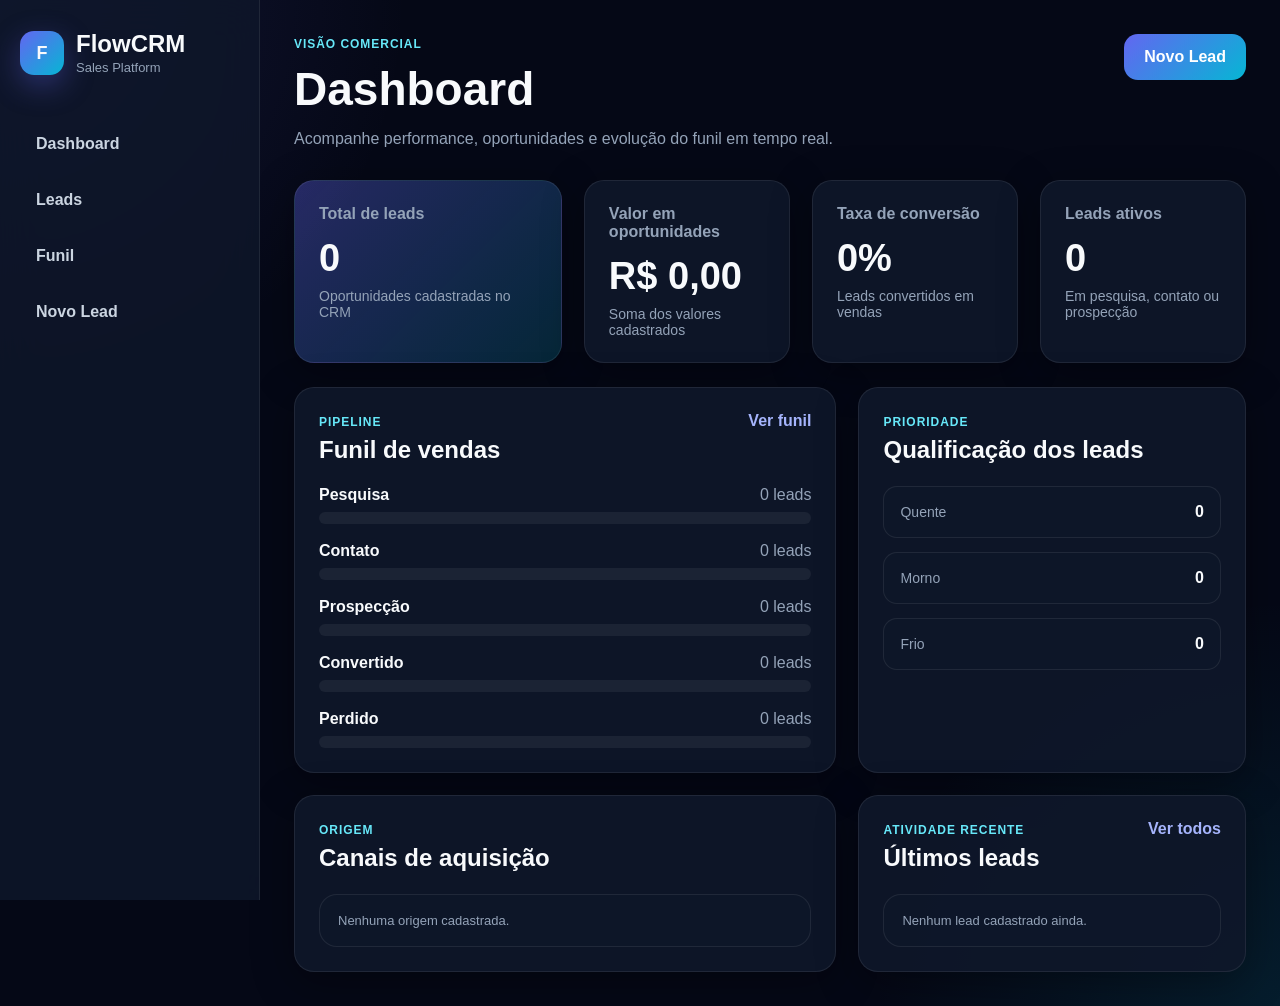
<file: index.html>
<!DOCTYPE html>
<html lang="pt-BR">
<head>
    <meta charset="UTF-8">

    <meta
        http-equiv="refresh"
        content="0; url=pages/index.html"
    >

    <title>FlowCRM</title>
</head>
<body>

</body>
</html>
</file>
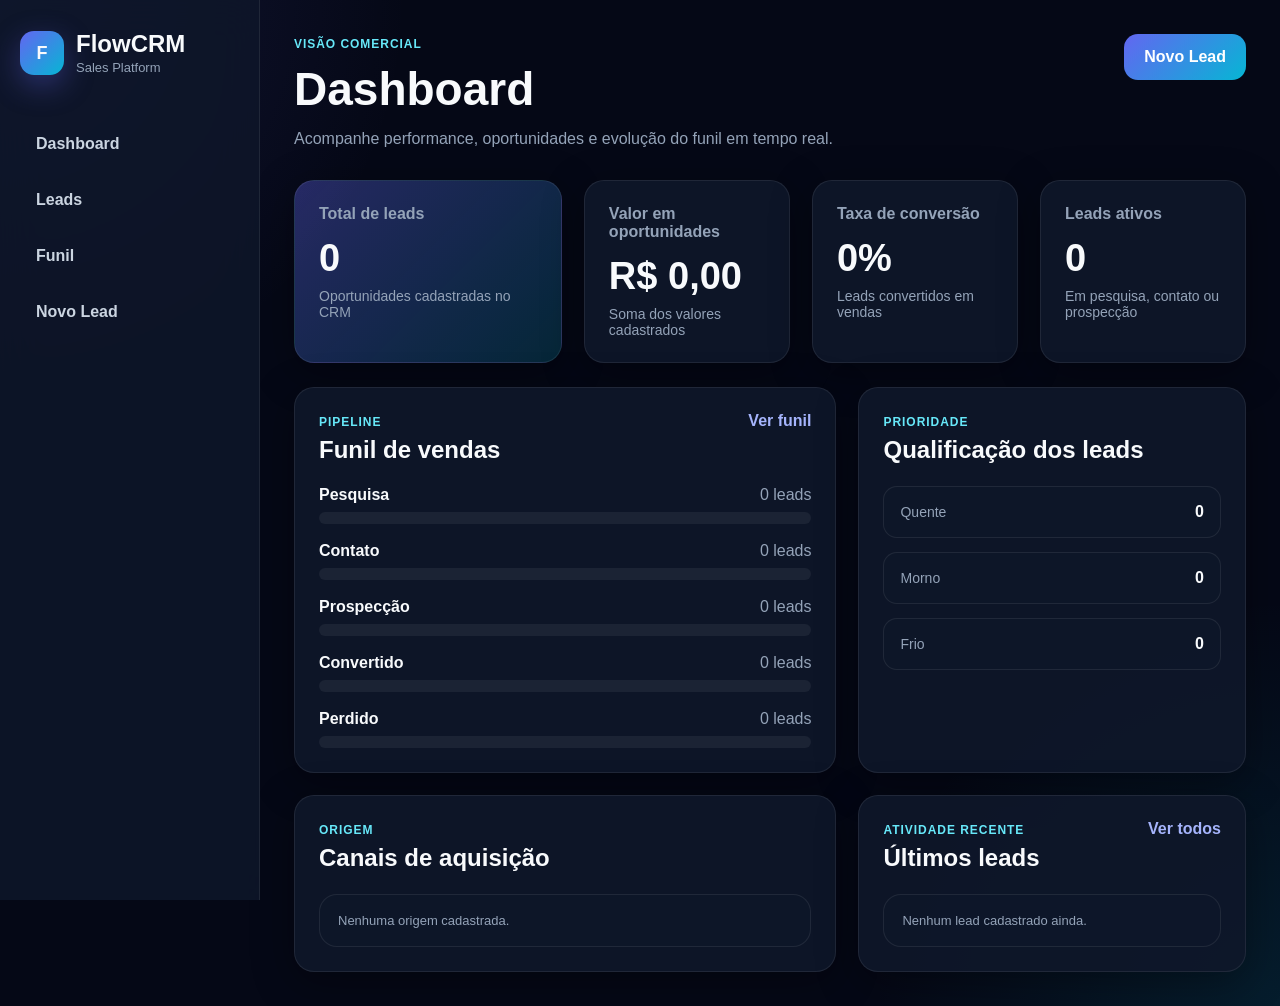
<file: pages/index.html>
<!DOCTYPE html>
<html lang="pt-BR">
<head>
    <meta charset="UTF-8">
    <meta name="viewport" content="width=device-width, initial-scale=1.0">
    <title>Dashboard | FlowCRM</title>
    <link rel="stylesheet" href="../assets/style.css">
</head>
<body>

<div class="sidebar">
    <div class="logo">
        <div class="logo-box">F</div>
        <div class="logo-text">
            <h1>FlowCRM</h1>
            <span>Sales Platform</span>
        </div>
    </div>

    <div class="menu">
        <a href="index.html">Dashboard</a>
        <a href="leads.html">Leads</a>
        <a href="funil.html">Funil</a>
        <a href="novo_lead.html">Novo Lead</a>
    </div>
</div>

<main class="main">

    <section class="dashboard-hero">
        <div>
            <span class="section-label">Visão comercial</span>
            <h1>Dashboard</h1>
            <p>Acompanhe performance, oportunidades e evolução do funil em tempo real.</p>
        </div>

        <a href="novo_lead.html" class="btn btn-primary">Novo Lead</a>
    </section>

    <section class="dashboard-kpis">

        <div class="kpi-card featured">
            <span>Total de leads</span>
            <strong id="totalLeads">0</strong>
            <p>Oportunidades cadastradas no CRM</p>
        </div>

        <div class="kpi-card">
            <span>Valor em oportunidades</span>
            <strong id="totalValue">R$ 0,00</strong>
            <p>Soma dos valores cadastrados</p>
        </div>

        <div class="kpi-card">
            <span>Taxa de conversão</span>
            <strong id="conversionRate">0%</strong>
            <p>Leads convertidos em vendas</p>
        </div>

        <div class="kpi-card">
            <span>Leads ativos</span>
            <strong id="activeLeads">0</strong>
            <p>Em pesquisa, contato ou prospecção</p>
        </div>

    </section>

    <section class="dashboard-grid">

        <div class="dashboard-panel large">
            <div class="panel-title">
                <div>
                    <span class="section-label">Pipeline</span>
                    <h2>Funil de vendas</h2>
                </div>

                <a href="funil.html">Ver funil</a>
            </div>

            <div class="funnel-dashboard" id="funnelDashboard"></div>
        </div>

        <div class="dashboard-panel">
            <div class="panel-title">
                <div>
                    <span class="section-label">Prioridade</span>
                    <h2>Qualificação dos leads</h2>
                </div>
            </div>

            <div class="priority-list" id="priorityList"></div>
        </div>

        <div class="dashboard-panel">
            <div class="panel-title">
                <div>
                    <span class="section-label">Origem</span>
                    <h2>Canais de aquisição</h2>
                </div>
            </div>

            <div class="source-list" id="sourceList"></div>
        </div>

        <div class="dashboard-panel large">
            <div class="panel-title">
                <div>
                    <span class="section-label">Atividade recente</span>
                    <h2>Últimos leads</h2>
                </div>

                <a href="leads.html">Ver todos</a>
            </div>

            <div class="recent-leads" id="recentLeads"></div>
        </div>

    </section>

</main>

<script src="../assets/database.js"></script>
<script src="../assets/app.js"></script>

<script>
const leads = getLeads();

const totalLeads = leads.length;
const converted = leads.filter(lead => lead.status === 'fechado').length;
const active = leads.filter(lead => ['novo', 'atendimento', 'proposta'].includes(lead.status)).length;
const totalValue = leads.reduce((sum, lead) => sum + Number(lead.valor || 0), 0);
const conversionRate = totalLeads > 0 ? Math.round((converted / totalLeads) * 100) : 0;

document.getElementById('totalLeads').innerText = totalLeads;
document.getElementById('totalValue').innerText = formatMoney(totalValue);
document.getElementById('conversionRate').innerText = `${conversionRate}%`;
document.getElementById('activeLeads').innerText = active;

const stages = [
    { id: 'novo', label: 'Pesquisa' },
    { id: 'atendimento', label: 'Contato' },
    { id: 'proposta', label: 'Prospecção' },
    { id: 'fechado', label: 'Convertido' },
    { id: 'perdido', label: 'Perdido' }
];

document.getElementById('funnelDashboard').innerHTML = stages.map(stage => {
    const count = leads.filter(lead => lead.status === stage.id).length;
    const percent = totalLeads > 0 ? Math.round((count / totalLeads) * 100) : 0;

    return `
        <div class="funnel-row">
            <div class="funnel-row-top">
                <strong>${stage.label}</strong>
                <span>${count} leads</span>
            </div>

            <div class="progress-track">
                <div class="progress-fill" style="width:${percent}%"></div>
            </div>
        </div>
    `;
}).join('');

const priorities = ['quente', 'morno', 'frio'];

document.getElementById('priorityList').innerHTML = priorities.map(priority => {
    const count = leads.filter(lead => lead.prioridade === priority).length;

    return `
        <div class="mini-row">
            <span>${getPriorityLabel(priority)}</span>
            <strong>${count}</strong>
        </div>
    `;
}).join('');

const sources = {};

leads.forEach(lead => {
    const source = lead.origem || 'Não informado';
    sources[source] = (sources[source] || 0) + 1;
});

document.getElementById('sourceList').innerHTML = Object.keys(sources).length
    ? Object.entries(sources).map(([source, count]) => `
        <div class="mini-row">
            <span>${source}</span>
            <strong>${count}</strong>
        </div>
    `).join('')
    : `<div class="empty-box">Nenhuma origem cadastrada.</div>`;

const recentLeads = leads
    .slice()
    .sort((a, b) => new Date(b.criadoEm) - new Date(a.criadoEm))
    .slice(0, 5);

document.getElementById('recentLeads').innerHTML = recentLeads.length
    ? recentLeads.map(lead => `
        <a class="recent-card" href="detalhes.html?id=${lead.id}">
            <div>
                <strong>${lead.nome}</strong>
                <span>${lead.empresa || 'Sem empresa'} • ${getStatusLabel(lead.status)}</span>
            </div>

            <b>${formatMoney(lead.valor)}</b>
        </a>
    `).join('')
    : `<div class="empty-box">Nenhum lead cadastrado ainda.</div>`;
</script>

</body>
</html>
</file>
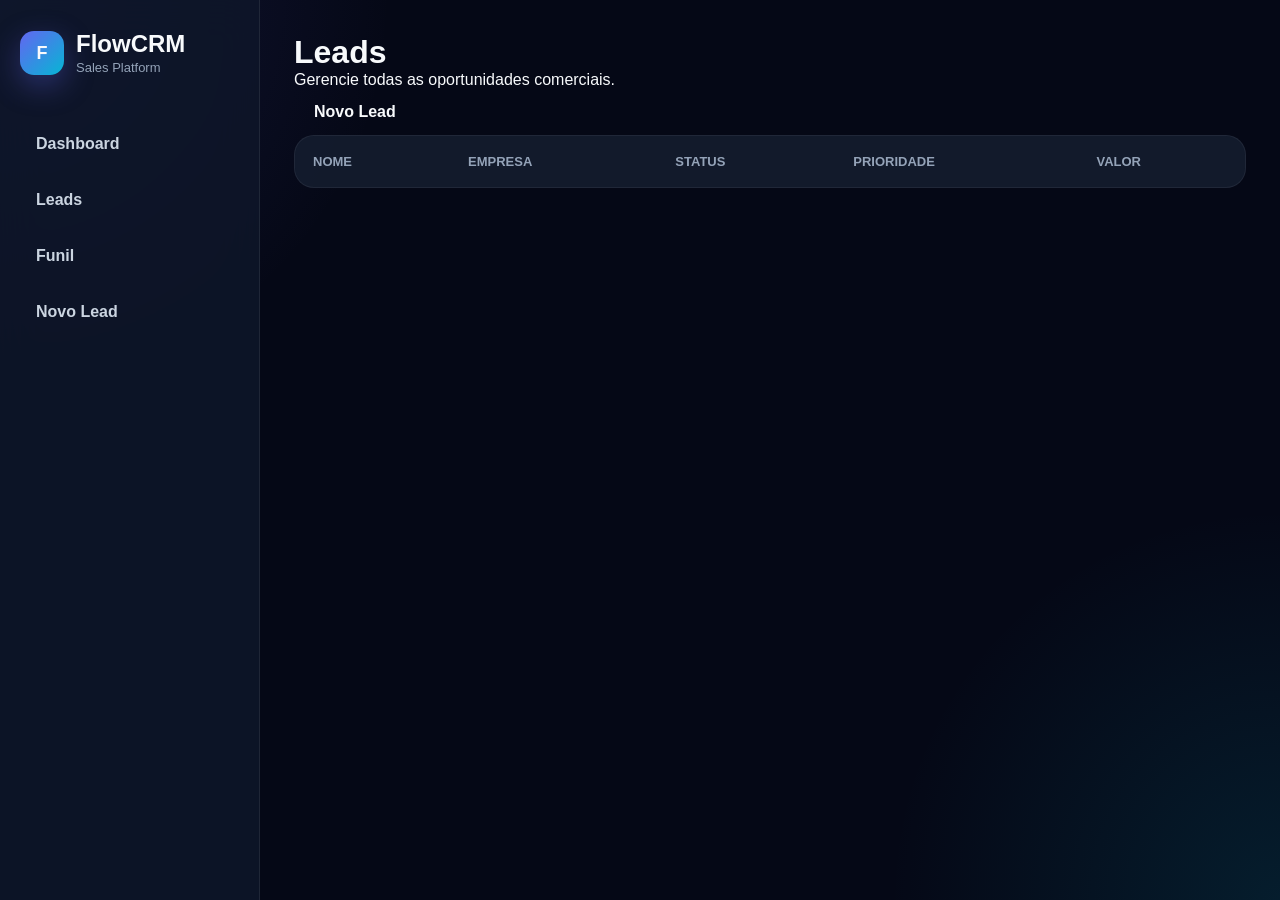
<file: pages/detalhes.html>
<!DOCTYPE html>
<html lang="pt-BR">
<head>
    <meta charset="UTF-8">
    <meta name="viewport" content="width=device-width, initial-scale=1.0">
    <title>Detalhes | FlowCRM</title>
    <link rel="stylesheet" href="../assets/style.css">
</head>
<body>

<div class="sidebar">
    <div class="logo">
        <div class="logo-box">F</div>
        <div class="logo-text">
            <h1>FlowCRM</h1>
            <span>Sales Platform</span>
        </div>
    </div>

    <div class="menu">
        <a href="index.html">Dashboard</a>
        <a href="leads.html">Leads</a>
        <a href="funil.html">Funil</a>
        <a href="novo_lead.html">Novo Lead</a>
    </div>
</div>

<main class="main">

    <section class="deal-topbar">
        <div>
            <a href="funil.html" class="back-link">Voltar para o funil</a>
            <h1 id="leadName">Lead</h1>
            <p>Dados completos, histórico e próximos passos da oportunidade.</p>
        </div>

        <div class="deal-actions">
            <a id="editLink" href="#" class="btn btn-primary">Editar lead</a>
            <button id="deleteBtn" class="btn btn-outline-danger">Excluir</button>
        </div>
    </section>

    <section class="pipeline-strip" id="pipelineStrip"></section>

    <section class="deal-page-grid">

        <aside class="deal-left">

            <div class="side-panel">
                <div class="panel-header">
                    <h2>Negociação</h2>
                </div>

                <div id="leadInfo" class="deal-info-list"></div>
            </div>

            <div class="side-panel">
                <div class="panel-header">
                    <h2>Contato</h2>
                </div>

                <div class="contact-box">
                    <strong id="contactName">-</strong>
                    <span id="contactPhone">-</span>
                    <span id="contactEmail">-</span>
                </div>
            </div>

        </aside>

        <section class="deal-center">

            <div class="task-card">
                <div>
                    <span class="section-label">Próxima tarefa</span>
                    <h2 id="nextAction">Nenhuma próxima ação cadastrada</h2>
                </div>

                <button class="btn btn-soft" data-tab-target="tarefas">
                    Adicionar tarefa
                </button>
            </div>

            <div class="tabs-clean">
                <button class="tab-clean active" data-tab="historico">Histórico</button>
                <button class="tab-clean" data-tab="email">E-mail</button>
                <button class="tab-clean" data-tab="tarefas">Tarefas</button>
                <button class="tab-clean" data-tab="propostas">Propostas</button>
            </div>

            <div class="tab-pane active" id="tab-historico">
                <div class="history-toolbar">
                    <div>
                        <span class="section-label">Linha do tempo</span>
                        <h2>Histórico</h2>
                    </div>

                    <button id="showInteractionForm" class="btn btn-primary">
                        Criar anotação
                    </button>
                </div>

                <form id="interactionForm" class="annotation-card hidden">
                    <label>Nova anotação</label>

                    <textarea
                        id="interactionText"
                        rows="4"
                        placeholder="Ex: Cliente pediu retorno amanhã às 10h"
                        required
                    ></textarea>

                    <div class="annotation-actions">
                        <button type="button" id="cancelAnnotation" class="btn btn-ghost">
                            Cancelar
                        </button>

                        <button type="submit" class="btn btn-primary">
                            Salvar anotação
                        </button>
                    </div>
                </form>

                <div id="historyList" class="timeline-pro"></div>
            </div>

            <div class="tab-pane" id="tab-email">
                <div class="history-toolbar">
                    <div>
                        <span class="section-label">Comunicação</span>
                        <h2>E-mails</h2>
                    </div>
                </div>

                <form id="emailForm" class="annotation-card">
                    <label>Registrar e-mail</label>

                    <textarea
                        id="emailText"
                        rows="4"
                        placeholder="Ex: Enviado e-mail com proposta comercial."
                        required
                    ></textarea>

                    <div class="annotation-actions">
                        <button type="submit" class="btn btn-primary">
                            Salvar e-mail
                        </button>
                    </div>
                </form>

                <div id="emailList" class="simple-list"></div>
            </div>

            <div class="tab-pane" id="tab-tarefas">
                <div class="history-toolbar">
                    <div>
                        <span class="section-label">Atividades</span>
                        <h2>Tarefas</h2>
                    </div>
                </div>

                <form id="taskForm" class="annotation-card">
                    <label>Nova tarefa</label>

                    <input
                        id="taskText"
                        type="text"
                        placeholder="Ex: Verificar pagamento amanhã"
                        required
                    >

                    <div class="annotation-actions">
                        <button type="submit" class="btn btn-primary">
                            Criar tarefa
                        </button>
                    </div>
                </form>

                <div id="taskList" class="simple-list"></div>
            </div>

            <div class="tab-pane" id="tab-propostas">
                <div class="history-toolbar">
                    <div>
                        <span class="section-label">Comercial</span>
                        <h2>Propostas</h2>
                    </div>
                </div>

                <form id="proposalForm" class="annotation-card">
                    <label>Nova proposta</label>

                    <input
                        id="proposalTitle"
                        type="text"
                        placeholder="Título da proposta"
                        required
                    >

                    <input
                        id="proposalValue"
                        type="number"
                        placeholder="Valor da proposta"
                        style="margin-top:12px;"
                        required
                    >

                    <div class="annotation-actions">
                        <button type="submit" class="btn btn-primary">
                            Criar proposta
                        </button>
                    </div>
                </form>

                <div id="proposalList" class="simple-list"></div>
            </div>

        </section>

    </section>

</main>

<script src="../assets/database.js"></script>
<script src="../assets/app.js"></script>

<script>
const params = new URLSearchParams(window.location.search);
const leadId = params.get('id');

let lead = getLeadById(leadId);

if (!lead) {
    alert('Lead não encontrado.');
    window.location.href = 'leads.html';
}

const stages = [
    { id: 'novo', label: 'Pesquisa' },
    { id: 'atendimento', label: 'Contato' },
    { id: 'proposta', label: 'Prospecção' },
    { id: 'fechado', label: 'Convertido' },
    { id: 'perdido', label: 'Perdido' }
];

document.getElementById('editLink').href = `editar.html?id=${lead.id}`;

function refreshLead() {
    lead = getLeadById(leadId);
}

function renderPipeline() {
    refreshLead();

    const pipeline = document.getElementById('pipelineStrip');

    pipeline.innerHTML = stages.map(stage => `
        <button
            class="pipeline-step ${lead.status === stage.id ? 'active' : ''}"
            data-status="${stage.id}"
        >
            ${stage.label}
        </button>
    `).join('');

    document.querySelectorAll('.pipeline-step').forEach(button => {
        button.addEventListener('click', () => {
            const newStatus = button.dataset.status;
            updateLeadStatus(leadId, newStatus);
            renderDetails();
        });
    });
}

function renderDetails() {
    refreshLead();

    document.getElementById('leadName').innerText = lead.nome;
    document.getElementById('contactName').innerText = lead.nome;
    document.getElementById('contactPhone').innerText = lead.telefone || '-';
    document.getElementById('contactEmail').innerText = lead.email || '-';

    document.getElementById('nextAction').innerText =
        lead.proximaAcao || 'Nenhuma próxima ação cadastrada';

    document.getElementById('leadInfo').innerHTML = `
        <div>
            <span>Nome</span>
            <strong>${lead.nome}</strong>
        </div>

        <div>
            <span>Empresa</span>
            <strong>${lead.empresa || 'Sem empresa'}</strong>
        </div>

        <div>
            <span>Qualificação</span>
            <strong>${getPriorityLabel(lead.prioridade)}</strong>
        </div>

        <div>
            <span>Status</span>
            <strong>${getStatusLabel(lead.status)}</strong>
        </div>

        <div>
            <span>Valor total</span>
            <strong>${formatMoney(lead.valor)}</strong>
        </div>

        <div>
            <span>Fonte</span>
            <strong>${lead.origem}</strong>
        </div>

        <div>
            <span>Criado em</span>
            <strong>${formatDate(lead.criadoEm)}</strong>
        </div>

        <div>
            <span>Descrição</span>
            <strong>${lead.observacoes || '-'}</strong>
        </div>
    `;

    renderPipeline();
    renderHistory();
    renderEmails();
    renderTasks();
    renderProposals();
}

function renderHistory() {
    const history = lead.historico || [];

    document.getElementById('historyList').innerHTML = history.slice().reverse().map(item => `
        <div class="timeline-pro-item">
            <div class="timeline-dot"></div>

            <div class="timeline-card">
                <strong>${item.descricao}</strong>
                <span>${formatDate(item.data)}</span>
            </div>
        </div>
    `).join('');
}

function renderEmails() {
    const emails = lead.emails || [];

    document.getElementById('emailList').innerHTML = emails.length
        ? emails.slice().reverse().map(email => `
            <div class="list-card">
                <strong>${email.descricao}</strong>
                <span>${formatDate(email.data)}</span>
            </div>
        `).join('')
        : `<div class="empty-box">Nenhum e-mail registrado.</div>`;
}

function renderTasks() {
    const tasks = lead.tarefas || [];

    document.getElementById('taskList').innerHTML = tasks.length
        ? tasks.slice().reverse().map(task => `
            <div class="list-card">
                <strong>${task.descricao}</strong>
                <span>${formatDate(task.data)}</span>
            </div>
        `).join('')
        : `<div class="empty-box">Nenhuma tarefa criada.</div>`;
}

function renderProposals() {
    const proposals = lead.propostas || [];

    document.getElementById('proposalList').innerHTML = proposals.length
        ? proposals.slice().reverse().map(proposal => `
            <div class="list-card">
                <strong>${proposal.titulo}</strong>
                <span>${formatMoney(proposal.valor)} • ${formatDate(proposal.data)}</span>
            </div>
        `).join('')
        : `<div class="empty-box">Nenhuma proposta criada.</div>`;
}

document.querySelectorAll('.tab-clean').forEach(tab => {
    tab.addEventListener('click', () => {
        const target = tab.dataset.tab;

        document.querySelectorAll('.tab-clean').forEach(item => {
            item.classList.remove('active');
        });

        document.querySelectorAll('.tab-pane').forEach(pane => {
            pane.classList.remove('active');
        });

        tab.classList.add('active');
        document.getElementById(`tab-${target}`).classList.add('active');
    });
});

document.querySelectorAll('[data-tab-target]').forEach(button => {
    button.addEventListener('click', () => {
        const target = button.dataset.tabTarget;
        document.querySelector(`[data-tab="${target}"]`).click();
    });
});

document.getElementById('showInteractionForm').addEventListener('click', () => {
    document.getElementById('interactionForm').classList.remove('hidden');
});

document.getElementById('cancelAnnotation').addEventListener('click', () => {
    document.getElementById('interactionForm').classList.add('hidden');
    document.getElementById('interactionText').value = '';
});

document.getElementById('interactionForm').addEventListener('submit', event => {
    event.preventDefault();

    const text = document.getElementById('interactionText').value;

    addInteraction(leadId, text);

    document.getElementById('interactionText').value = '';
    document.getElementById('interactionForm').classList.add('hidden');

    renderDetails();
});

document.getElementById('emailForm').addEventListener('submit', event => {
    event.preventDefault();

    addLeadItem(leadId, 'emails', {
        descricao: document.getElementById('emailText').value,
        data: new Date().toISOString()
    });

    document.getElementById('emailText').value = '';

    renderDetails();
});

document.getElementById('taskForm').addEventListener('submit', event => {
    event.preventDefault();

    const text = document.getElementById('taskText').value;

    addLeadItem(leadId, 'tarefas', {
        descricao: text,
        data: new Date().toISOString()
    });

    updateLead(leadId, {
        ...getLeadById(leadId),
        proximaAcao: text
    });

    document.getElementById('taskText').value = '';

    renderDetails();
});

document.getElementById('proposalForm').addEventListener('submit', event => {
    event.preventDefault();

    addLeadItem(leadId, 'propostas', {
        titulo: document.getElementById('proposalTitle').value,
        valor: Number(document.getElementById('proposalValue').value),
        data: new Date().toISOString()
    });

    document.getElementById('proposalTitle').value = '';
    document.getElementById('proposalValue').value = '';

    renderDetails();
});

document.getElementById('deleteBtn').addEventListener('click', () => {
    const confirmDelete = confirm('Tem certeza que deseja excluir este lead?');

    if (confirmDelete) {
        deleteLead(leadId);
        window.location.href = 'leads.html';
    }
});

renderDetails();
</script>

</body>
</html>
</file>
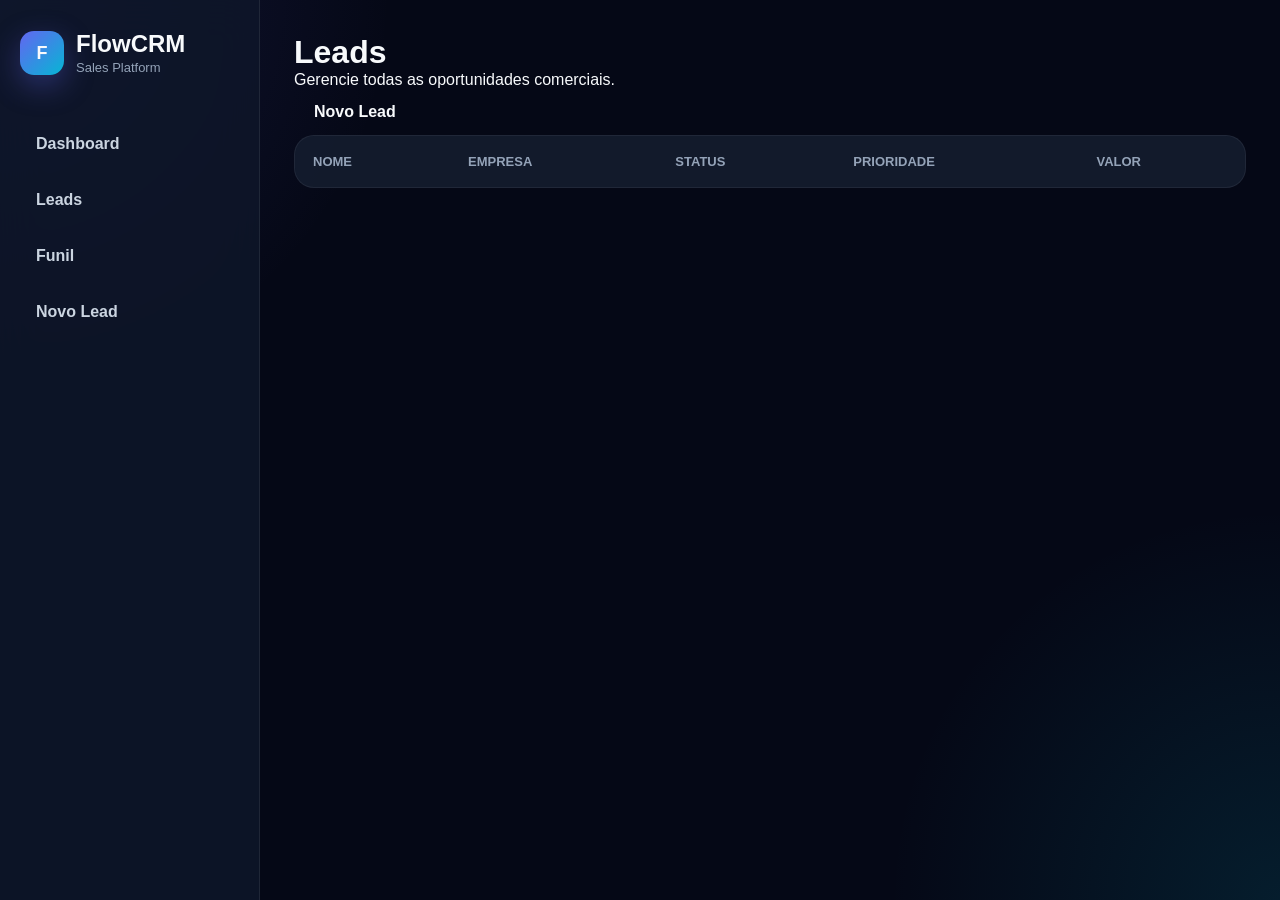
<file: pages/editar.html>
<!DOCTYPE html>
<html lang="pt-BR">
<head>
    <meta charset="UTF-8">
    <meta name="viewport" content="width=device-width, initial-scale=1.0">
    <title>Editar Lead | FlowCRM</title>

    <link rel="stylesheet" href="../assets/style.css">
</head>
<body>

<div class="sidebar">

    <div class="logo">

        <div class="logo-box">
            F
        </div>

        <div class="logo-text">
            <h1>FlowCRM</h1>
            <span>Sales Platform</span>
        </div>

    </div>

    <div class="menu">

        <a href="index.html">
            Dashboard
        </a>

        <a href="leads.html">
            Leads
        </a>

        <a href="funil.html">
            Funil
        </a>

        <a href="novo_lead.html">
            Novo Lead
        </a>

    </div>

</div>

<main class="main">

    <div class="page-header">

        <div>
            <h1>Editar Lead</h1>

            <p>
                Atualize os dados da oportunidade comercial.
            </p>
        </div>

    </div>

    <div class="form-container">

        <form
            id="editLeadForm"
            class="form-card"
        >

            <div class="form-grid">

                <div class="form-group">

                    <label>
                        Nome
                    </label>

                    <input
                        type="text"
                        name="nome"
                        id="nome"
                        required
                    >

                </div>

                <div class="form-group">

                    <label>
                        Empresa
                    </label>

                    <input
                        type="text"
                        name="empresa"
                        id="empresa"
                    >

                </div>

            </div>

            <div class="form-grid">

                <div class="form-group">

                    <label>
                        Telefone
                    </label>

                    <input
                        type="text"
                        name="telefone"
                        id="telefone"
                    >

                </div>

                <div class="form-group">

                    <label>
                        E-mail
                    </label>

                    <input
                        type="email"
                        name="email"
                        id="email"
                    >

                </div>

            </div>

            <div class="form-grid">

                <div class="form-group">

                    <label>
                        Origem
                    </label>

                    <select
                        name="origem"
                        id="origem"
                    >

                        <option>
                            Instagram
                        </option>

                        <option>
                            Google Ads
                        </option>

                        <option>
                            Site
                        </option>

                        <option>
                            WhatsApp
                        </option>

                        <option>
                            LinkedIn
                        </option>

                    </select>

                </div>

                <div class="form-group">

                    <label>
                        Prioridade
                    </label>

                    <select
                        name="prioridade"
                        id="prioridade"
                    >

                        <option value="quente">
                            Quente
                        </option>

                        <option value="morno">
                            Morno
                        </option>

                        <option value="frio">
                            Frio
                        </option>

                    </select>

                </div>

            </div>

            <div class="form-grid">

                <div class="form-group">

                    <label>
                        Status
                    </label>

                    <select
                        name="status"
                        id="status"
                    >

                        <option value="novo">
                            Novo
                        </option>

                        <option value="atendimento">
                            Atendimento
                        </option>

                        <option value="proposta">
                            Proposta
                        </option>

                        <option value="fechado">
                            Fechado
                        </option>

                        <option value="perdido">
                            Perdido
                        </option>

                    </select>

                </div>

                <div class="form-group">

                    <label>
                        Valor
                    </label>

                    <input
                        type="number"
                        name="valor"
                        id="valor"
                    >

                </div>

            </div>

            <div class="form-group">

                <label>
                    Próxima ação
                </label>

                <input
                    type="text"
                    name="proximaAcao"
                    id="proximaAcao"
                >

            </div>

            <div class="form-group">

                <label>
                    Observações
                </label>

                <textarea
                    name="observacoes"
                    id="observacoes"
                    rows="5"
                ></textarea>

            </div>

            <div
                style="
                    display:flex;
                    gap:14px;
                    margin-top:20px;
                "
            >

                <button class="btn">
                    Salvar alterações
                </button>

                <a
                    id="backButton"
                    href="#"
                    class="btn"
                    style="
                        background:#334155;
                    "
                >
                    Voltar
                </a>

            </div>

        </form>

    </div>

</main>

<script src="../assets/database.js"></script>
<script src="../assets/app.js"></script>

<script>

const params = new URLSearchParams(
    window.location.search
);

const leadId = params.get('id');

const lead = getLeadById(leadId);

if (!lead) {

    alert('Lead não encontrado');

    window.location.href = 'leads.html';

}

document.getElementById('backButton').href =
    `detalhes.html?id=${lead.id}`;

document.getElementById('nome').value =
    lead.nome || '';

document.getElementById('empresa').value =
    lead.empresa || '';

document.getElementById('telefone').value =
    lead.telefone || '';

document.getElementById('email').value =
    lead.email || '';

document.getElementById('origem').value =
    lead.origem || '';

document.getElementById('prioridade').value =
    lead.prioridade || '';

document.getElementById('status').value =
    lead.status || '';

document.getElementById('valor').value =
    lead.valor || '';

document.getElementById('proximaAcao').value =
    lead.proximaAcao || '';

document.getElementById('observacoes').value =
    lead.observacoes || '';

const form = document.getElementById(
    'editLeadForm'
);

form.addEventListener('submit', (e) => {

    e.preventDefault();

    const formData = new FormData(form);

    const data = Object.fromEntries(
        formData.entries()
    );

    updateLead(leadId, data);

    window.location.href =
        `detalhes.html?id=${leadId}`;

});

</script>

</body>
</html>
</file>
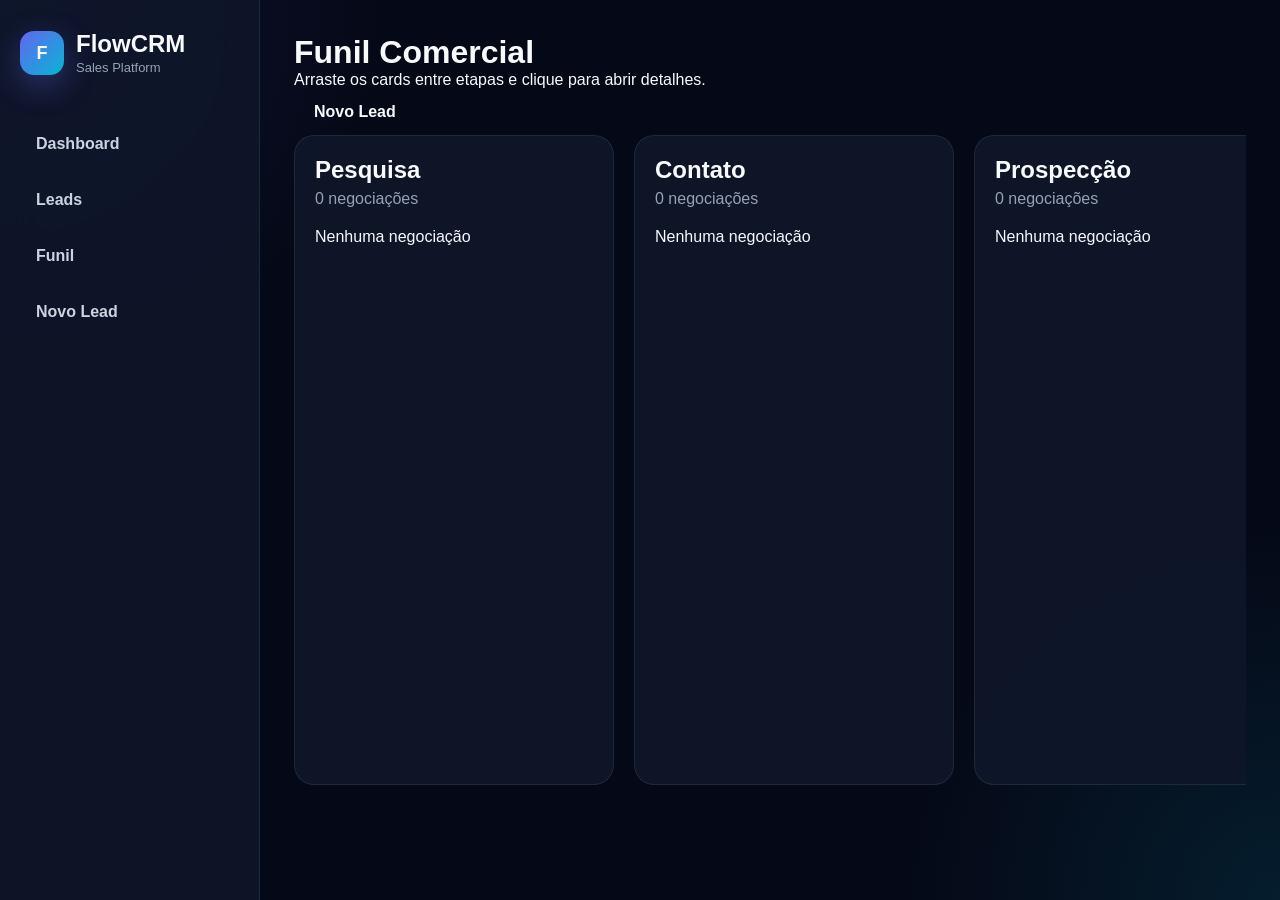
<file: pages/funil.html>
<!DOCTYPE html>
<html lang="pt-BR">
<head>
    <meta charset="UTF-8">
    <meta name="viewport" content="width=device-width, initial-scale=1.0">
    <title>Funil | FlowCRM</title>

    <link rel="stylesheet" href="../assets/style.css">
</head>
<body>

<div class="sidebar">
    <div class="logo">
        <div class="logo-box">F</div>

        <div class="logo-text">
            <h1>FlowCRM</h1>
            <span>Sales Platform</span>
        </div>
    </div>

    <div class="menu">
        <a href="index.html">Dashboard</a>
        <a href="leads.html">Leads</a>
        <a href="funil.html">Funil</a>
        <a href="novo_lead.html">Novo Lead</a>
    </div>
</div>

<main class="main">

    <div class="page-header">
        <div>
            <h1>Funil Comercial</h1>
            <p>Arraste os cards entre etapas e clique para abrir detalhes.</p>
        </div>

        <a href="novo_lead.html" class="btn">Novo Lead</a>
    </div>

    <section class="kanban-wrapper">
        <div class="kanban-board" id="kanbanBoard"></div>
    </section>

</main>

<script src="../assets/database.js"></script>
<script src="../assets/app.js"></script>

<script>
const stages = [
    { id: 'novo', title: 'Pesquisa' },
    { id: 'atendimento', title: 'Contato' },
    { id: 'proposta', title: 'Prospecção' },
    { id: 'fechado', title: 'Convertido' },
    { id: 'perdido', title: 'Perdido' }
];

function renderKanban() {
    const leads = getLeads();
    const board = document.getElementById('kanbanBoard');

    board.innerHTML = stages.map(stage => {
        const stageLeads = leads.filter(lead => lead.status === stage.id);

        return `
            <div class="kanban-column" data-status="${stage.id}">
                <div class="kanban-column-header">
                    <h2>${stage.title}</h2>
                    <span>${stageLeads.length} negociações</span>
                </div>

                <div class="kanban-cards" data-status="${stage.id}">
                    ${
                        stageLeads.length > 0
                        ? stageLeads.map(lead => `
                            <div class="kanban-card" draggable="true" data-id="${lead.id}">
                                <div class="kanban-card-accent"></div>

                                <div class="kanban-card-content">
                                    <div class="kanban-avatar">
                                        ${lead.nome.charAt(0).toUpperCase()}
                                    </div>

                                    <div class="kanban-info">
                                        <h3>${lead.nome}</h3>
                                        <p>${lead.empresa || 'Sem empresa'}</p>

                                        <div class="kanban-meta">
                                            <span>${getPriorityLabel(lead.prioridade)}</span>
                                            <strong>${formatMoney(lead.valor)}</strong>
                                        </div>

                                        <a class="kanban-link" href="detalhes.html?id=${lead.id}">
                                            Abrir lead
                                        </a>
                                    </div>
                                </div>
                            </div>
                        `).join('')
                        : `<div class="kanban-empty">Nenhuma negociação</div>`
                    }
                </div>
            </div>
        `;
    }).join('');

    enableDragAndDrop();
}

function enableDragAndDrop() {
    const cards = document.querySelectorAll('.kanban-card');
    const columns = document.querySelectorAll('.kanban-cards');

    cards.forEach(card => {
        card.addEventListener('dragstart', () => {
            card.classList.add('dragging');
            event.dataTransfer.setData('leadId', card.dataset.id);
        });

        card.addEventListener('dragend', () => {
            card.classList.remove('dragging');
        });
    });

    columns.forEach(column => {
        column.addEventListener('dragover', event => {
            event.preventDefault();
            column.classList.add('drag-over');
        });

        column.addEventListener('dragleave', () => {
            column.classList.remove('drag-over');
        });

        column.addEventListener('drop', event => {
            event.preventDefault();

            const leadId = event.dataTransfer.getData('leadId');
            const newStatus = column.dataset.status;

            updateLeadStatus(leadId, newStatus);

            column.classList.remove('drag-over');

            renderKanban();
        });
    });
}

renderKanban();
</script>

</body>
</html>
</file>
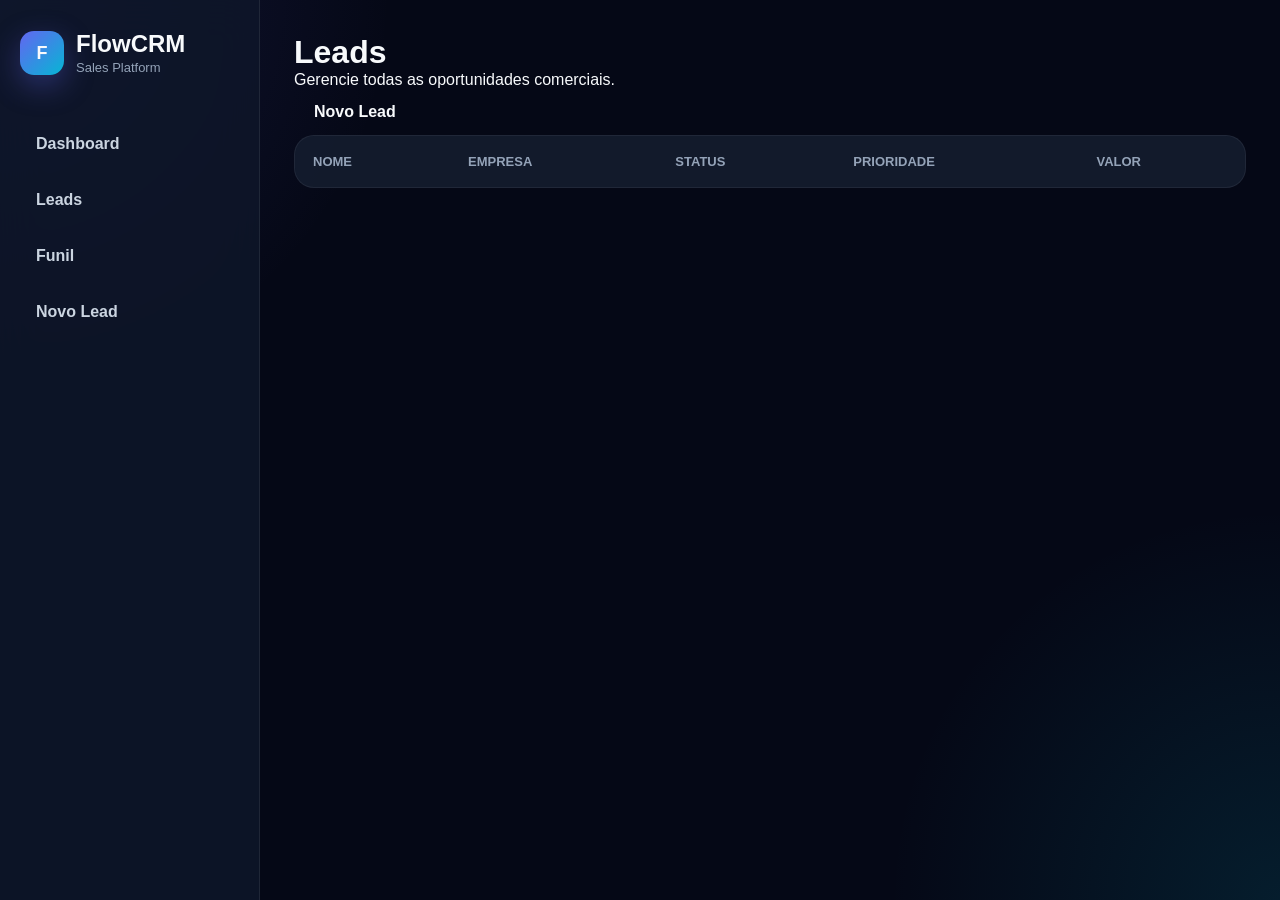
<file: pages/leads.html>
<!DOCTYPE html>
<html lang="pt-BR">
<head>
    <meta charset="UTF-8">
    <meta name="viewport" content="width=device-width, initial-scale=1.0">
    <title>Leads | FlowCRM</title>

    <link rel="stylesheet" href="../assets/style.css">
</head>
<body>

<div class="sidebar">

    <div class="logo">
        <div class="logo-box">
            F
        </div>

        <div class="logo-text">
            <h1>FlowCRM</h1>
            <span>Sales Platform</span>
        </div>
    </div>

    <div class="menu">
        <a href="index.html">Dashboard</a>
        <a href="leads.html">Leads</a>
        <a href="funil.html">Funil</a>
        <a href="novo_lead.html">Novo Lead</a>
    </div>

</div>

<main class="main">

    <div class="page-header">
        <div>
            <h1>Leads</h1>
            <p>Gerencie todas as oportunidades comerciais.</p>
        </div>

        <a href="novo_lead.html" class="btn">
            Novo Lead
        </a>
    </div>

    <div class="table-container">

        <table class="table">

            <thead>

                <tr>
                    <th>Nome</th>
                    <th>Empresa</th>
                    <th>Status</th>
                    <th>Prioridade</th>
                    <th>Valor</th>
                </tr>

            </thead>

            <tbody id="leadsTable"></tbody>

        </table>

    </div>

</main>

<script src="../assets/database.js"></script>
<script src="../assets/app.js"></script>

<script>

const leads = getLeads();

const table = document.getElementById('leadsTable');

table.innerHTML = leads.map(lead => `

    <tr>

        <td>${lead.nome}</td>

        <td>${lead.empresa || '-'}</td>

        <td>${getStatusLabel(lead.status)}</td>

        <td>${getPriorityLabel(lead.prioridade)}</td>

        <td>${formatMoney(lead.valor)}</td>

    </tr>

`).join('');

</script>

</body>
</html>
</file>
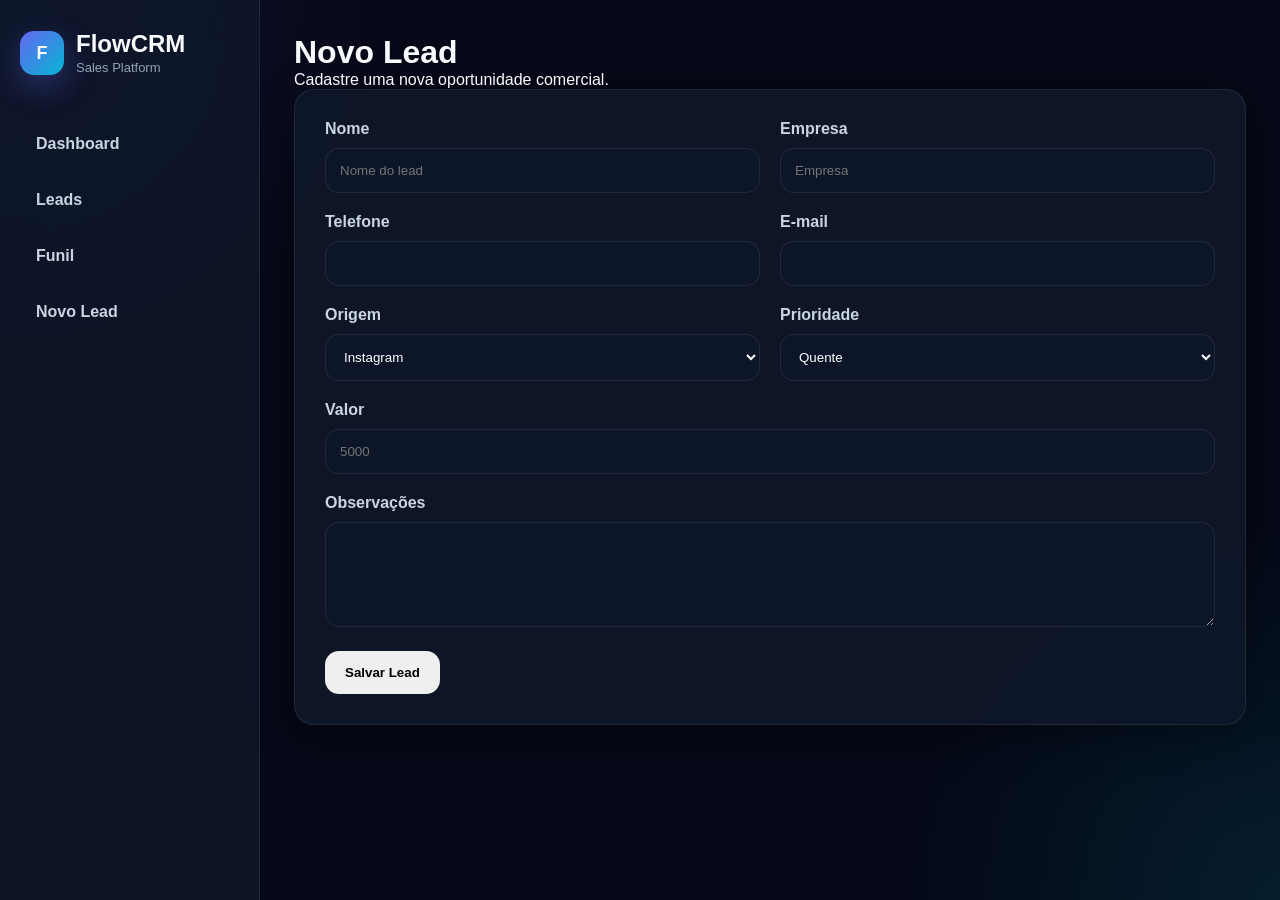
<file: pages/novo_lead.html>
<!DOCTYPE html>
<html lang="pt-BR">
<head>
    <meta charset="UTF-8">
    <meta name="viewport" content="width=device-width, initial-scale=1.0">
    <title>Novo Lead | FlowCRM</title>

    <link rel="stylesheet" href="../assets/style.css">
</head>
<body>

<div class="sidebar">

    <div class="logo">

        <div class="logo-box">
            F
        </div>

        <div class="logo-text">
            <h1>FlowCRM</h1>
            <span>Sales Platform</span>
        </div>

    </div>

    <div class="menu">

        <a href="index.html">
            Dashboard
        </a>

        <a href="leads.html">
            Leads
        </a>

        <a href="funil.html">
            Funil
        </a>

        <a href="novo_lead.html">
            Novo Lead
        </a>

    </div>

</div>

<main class="main">

    <div class="page-header">

        <div>
            <h1>Novo Lead</h1>

            <p>
                Cadastre uma nova oportunidade comercial.
            </p>
        </div>

    </div>

    <div class="form-container">

        <form
            id="leadForm"
            class="form-card"
        >

            <div class="form-grid">

                <div class="form-group">

                    <label>
                        Nome
                    </label>

                    <input
                        type="text"
                        name="nome"
                        required
                        placeholder="Nome do lead"
                    >

                </div>

                <div class="form-group">

                    <label>
                        Empresa
                    </label>

                    <input
                        type="text"
                        name="empresa"
                        placeholder="Empresa"
                    >

                </div>

            </div>

            <div class="form-grid">

                <div class="form-group">

                    <label>
                        Telefone
                    </label>

                    <input
                        type="text"
                        name="telefone"
                        required
                    >

                </div>

                <div class="form-group">

                    <label>
                        E-mail
                    </label>

                    <input
                        type="email"
                        name="email"
                        required
                    >

                </div>

            </div>

            <div class="form-grid">

                <div class="form-group">

                    <label>
                        Origem
                    </label>

                    <select name="origem">

                        <option>
                            Instagram
                        </option>

                        <option>
                            Google Ads
                        </option>

                        <option>
                            Site
                        </option>

                        <option>
                            WhatsApp
                        </option>

                    </select>

                </div>

                <div class="form-group">

                    <label>
                        Prioridade
                    </label>

                    <select name="prioridade">

                        <option value="quente">
                            Quente
                        </option>

                        <option value="morno">
                            Morno
                        </option>

                        <option value="frio">
                            Frio
                        </option>

                    </select>

                </div>

            </div>

            <div class="form-group">

                <label>
                    Valor
                </label>

                <input
                    type="number"
                    name="valor"
                    placeholder="5000"
                >

            </div>

            <div class="form-group">

                <label>
                    Observações
                </label>

                <textarea
                    name="observacoes"
                    rows="5"
                ></textarea>

            </div>

            <button class="btn">
                Salvar Lead
            </button>

        </form>

    </div>

</main>

<script src="../assets/database.js"></script>

<script>

const form = document.getElementById('leadForm');

form.addEventListener('submit', (e) => {

    e.preventDefault();

    const formData = new FormData(form);

    const data = Object.fromEntries(
        formData.entries()
    );

    createLead(data);

    window.location.href = 'leads.html';

});

</script>

</body>
</html>
</file>
<file: assets/style.css>
* {
    margin: 0;
    padding: 0;
    box-sizing: border-box;
}

:root {
    --bg: #050816;
    --bg-soft: #0b1020;

    --sidebar: #0f172a;

    --panel: rgba(15, 23, 42, 0.92);
    --panel-light: rgba(20, 30, 55, 0.95);

    --border: rgba(255,255,255,0.08);

    --text: #f8fafc;
    --muted: #94a3b8;

    --primary: #6366f1;
    --primary-2: #06b6d4;

    --success: #22c55e;
    --danger: #ef4444;
    --warning: #f59e0b;

    --radius: 20px;

    --shadow:
        0 10px 40px rgba(0,0,0,0.35);

    --transition: .25s;
}

body {
    background:
        radial-gradient(circle at top left, rgba(99,102,241,.15), transparent 25%),
        radial-gradient(circle at bottom right, rgba(6,182,212,.12), transparent 25%),
        var(--bg);

    color: var(--text);

    font-family: Inter, Arial, sans-serif;

    min-height: 100vh;
}

a {
    text-decoration: none;
    color: inherit;
}

button {
    font-family: inherit;
}

.sidebar {
    width: 260px;
    height: 100vh;

    background: rgba(15,23,42,.85);

    border-right: 1px solid var(--border);

    position: fixed;
    left: 0;
    top: 0;

    padding: 30px 20px;

    backdrop-filter: blur(20px);

    z-index: 100;
}

.logo {
    display: flex;
    align-items: center;
    gap: 12px;

    margin-bottom: 45px;
}

.logo-box {
    width: 44px;
    height: 44px;

    border-radius: 14px;

    background:
        linear-gradient(
            135deg,
            var(--primary),
            var(--primary-2)
        );

    display: flex;
    align-items: center;
    justify-content: center;

    font-weight: 900;
    font-size: 18px;

    box-shadow:
        0 10px 30px rgba(99,102,241,.35);
}

.logo-text h1 {
    font-size: 24px;
}

.logo-text span {
    color: var(--muted);
    font-size: 13px;
}

.menu {
    display: flex;
    flex-direction: column;
    gap: 10px;
}

.menu a {
    padding: 14px 16px;

    border-radius: 14px;

    color: #cbd5e1;

    font-weight: 700;

    transition: var(--transition);
}

.menu a:hover {
    background: rgba(255,255,255,.05);

    color: white;
}

.main {
    margin-left: 260px;

    padding: 34px;

    min-height: 100vh;
}

.section-label {
    color: #67e8f9;

    font-size: 12px;

    font-weight: 900;

    text-transform: uppercase;

    letter-spacing: .08em;
}

.btn {
    border: none;

    cursor: pointer;

    transition: var(--transition);

    display: inline-flex;
    align-items: center;
    justify-content: center;

    gap: 8px;

    font-weight: 800;

    border-radius: 14px;

    padding: 14px 20px;
}

.btn:hover {
    transform: translateY(-2px);
}

.btn-primary {
    background:
        linear-gradient(
            135deg,
            var(--primary),
            var(--primary-2)
        );

    color: white;
}

.btn-soft {
    background: rgba(99,102,241,.14);

    border: 1px solid rgba(99,102,241,.25);

    color: #c7d2fe;
}

.btn-soft:hover {
    background: rgba(99,102,241,.22);
}

.btn-ghost {
    background: rgba(255,255,255,.04);

    border: 1px solid var(--border);

    color: #cbd5e1;
}

.btn-outline-danger {
    background: rgba(239,68,68,.12);

    border: 1px solid rgba(239,68,68,.35);

    color: #fecaca;
}

.dashboard-hero {
    display: flex;
    justify-content: space-between;
    align-items: flex-start;

    margin-bottom: 28px;
}

.dashboard-hero h1 {
    font-size: 46px;

    margin: 10px 0;
}

.dashboard-hero p {
    color: var(--muted);

    max-width: 600px;

    line-height: 1.6;
}

.dashboard-kpis {
    display: grid;

    grid-template-columns:
        1.3fr
        1fr
        1fr
        1fr;

    gap: 22px;

    margin-bottom: 24px;
}

.kpi-card {
    background: var(--panel);

    border: 1px solid var(--border);

    border-radius: var(--radius);

    padding: 24px;

    box-shadow: var(--shadow);
}

.kpi-card.featured {
    background:
        linear-gradient(
            135deg,
            rgba(99,102,241,.35),
            rgba(6,182,212,.18)
        );
}

.kpi-card span {
    color: var(--muted);

    font-weight: 700;
}

.kpi-card strong {
    display: block;

    font-size: 38px;

    margin: 14px 0 8px;
}

.kpi-card p {
    color: var(--muted);

    font-size: 14px;
}

.dashboard-grid {
    display: grid;

    grid-template-columns: 1.4fr 1fr;

    gap: 22px;
}

.dashboard-panel {
    background: var(--panel);

    border: 1px solid var(--border);

    border-radius: var(--radius);

    padding: 24px;

    box-shadow: var(--shadow);
}

.panel-title {
    display: flex;
    justify-content: space-between;
    align-items: flex-start;

    margin-bottom: 22px;
}

.panel-title h2 {
    font-size: 24px;

    margin-top: 6px;
}

.panel-title a {
    color: #a5b4fc;

    font-weight: 800;
}

.funnel-dashboard {
    display: flex;
    flex-direction: column;
    gap: 18px;
}

.funnel-row-top {
    display: flex;
    justify-content: space-between;

    margin-bottom: 8px;
}

.funnel-row-top span {
    color: var(--muted);
}

.progress-track {
    height: 12px;

    border-radius: 999px;

    background: rgba(255,255,255,.06);

    overflow: hidden;
}

.progress-fill {
    height: 100%;

    border-radius: 999px;

    background:
        linear-gradient(
            90deg,
            var(--primary),
            var(--primary-2)
        );
}

.priority-list,
.source-list,
.recent-leads {
    display: flex;
    flex-direction: column;
    gap: 14px;
}

.mini-row,
.recent-card {
    background: rgba(15,23,42,.85);

    border: 1px solid var(--border);

    border-radius: 14px;

    padding: 16px;

    display: flex;
    justify-content: space-between;
    align-items: center;

    transition: var(--transition);
}

.recent-card:hover {
    transform: translateY(-2px);

    border-color: rgba(99,102,241,.45);
}

.mini-row span,
.recent-card span {
    color: var(--muted);

    font-size: 14px;
}

.recent-card strong {
    display: block;

    margin-bottom: 6px;
}

.recent-card b {
    color: #67e8f9;
}

.table-container {
    background: var(--panel);

    border-radius: var(--radius);

    border: 1px solid var(--border);

    overflow: hidden;
}

table {
    width: 100%;

    border-collapse: collapse;
}

th {
    background: rgba(255,255,255,.02);

    padding: 18px;

    text-align: left;

    color: var(--muted);

    font-size: 13px;

    text-transform: uppercase;
}

td {
    padding: 18px;

    border-top: 1px solid var(--border);
}

input,
select,
textarea {
    width: 100%;

    padding: 14px;

    border-radius: 14px;

    border: 1px solid var(--border);

    background: rgba(15,23,42,.85);

    color: white;

    outline: none;

    transition: var(--transition);

    font-family: inherit;
}

input:focus,
select:focus,
textarea:focus {
    border-color: var(--primary);

    box-shadow:
        0 0 0 4px rgba(99,102,241,.14);
}

.form-card {
    background: var(--panel);

    border-radius: var(--radius);

    border: 1px solid var(--border);

    padding: 30px;

    box-shadow: var(--shadow);
}

.form-grid {
    display: grid;

    grid-template-columns: 1fr 1fr;

    gap: 20px;
}

.form-group {
    margin-bottom: 20px;
}

.form-group label {
    display: block;

    margin-bottom: 10px;

    color: #cbd5e1;

    font-weight: 700;
}

.kanban-wrapper {
    overflow-x: auto;
}

.kanban-board {
    display: grid;

    grid-template-columns: repeat(5, 320px);

    gap: 20px;
}

.kanban-column {
    background: var(--panel);

    border: 1px solid var(--border);

    border-radius: var(--radius);

    padding: 20px;

    min-height: 650px;
}

.kanban-column-header {
    margin-bottom: 20px;
}

.kanban-column-header h2 {
    margin-bottom: 6px;
}

.kanban-column-header span {
    color: var(--muted);
}

.kanban-cards {
    display: flex;
    flex-direction: column;
    gap: 16px;

    min-height: 500px;
}

.kanban-card {
    background: rgba(15,23,42,.95);

    border: 1px solid var(--border);

    border-radius: 18px;

    overflow: hidden;

    position: relative;

    cursor: grab;

    transition: var(--transition);
}

.kanban-card:hover {
    transform: translateY(-3px);

    border-color: rgba(99,102,241,.45);
}

.kanban-card-accent {
    position: absolute;

    left: 0;
    top: 0;
    bottom: 0;

    width: 4px;

    background:
        linear-gradient(
            180deg,
            var(--primary),
            var(--primary-2)
        );
}

.kanban-card-content {
    display: flex;

    gap: 14px;

    padding: 18px 18px 18px 22px;
}

.kanban-avatar {
    width: 48px;
    height: 48px;

    border-radius: 50%;

    background:
        linear-gradient(
            135deg,
            var(--primary),
            var(--primary-2)
        );

    display: flex;
    align-items: center;
    justify-content: center;

    font-weight: 900;
}

.kanban-info h3 {
    margin-bottom: 4px;
}

.kanban-info p {
    color: var(--muted);

    margin-bottom: 12px;
}

.kanban-meta {
    display: flex;
    justify-content: space-between;
    align-items: center;

    font-size: 13px;

    color: var(--muted);
}

.kanban-link {
    display: inline-block;

    margin-top: 12px;

    color: #a5b4fc;

    font-weight: 800;
}

.drag-over {
    outline: 3px dashed var(--primary-2);
}

.deal-topbar {
    display: flex;
    justify-content: space-between;
    align-items: flex-start;

    margin-bottom: 28px;
}

.deal-topbar h1 {
    font-size: 42px;

    margin: 8px 0;
}

.deal-topbar p {
    color: var(--muted);
}

.back-link {
    display: inline-block;

    color: #a5b4fc;

    margin-bottom: 8px;

    font-size: 14px;

    font-weight: 800;
}

.deal-actions {
    display: flex;
    gap: 10px;
}

.pipeline-strip {
    display: grid;

    grid-template-columns: repeat(5,1fr);

    gap: 8px;

    margin-bottom: 24px;
}

.pipeline-step {
    background: rgba(15,23,42,.9);

    border: 1px solid var(--border);

    border-radius: 14px;

    padding: 14px;

    color: #cbd5e1;

    font-weight: 800;

    cursor: pointer;

    transition: var(--transition);
}

.pipeline-step:hover {
    transform: translateY(-2px);

    border-color: rgba(99,102,241,.45);
}

.pipeline-step.active {
    background:
        linear-gradient(
            135deg,
            rgba(99,102,241,.85),
            rgba(6,182,212,.7)
        );

    border-color: transparent;
}

.deal-page-grid {
    display: grid;

    grid-template-columns: 340px 1fr;

    gap: 24px;
}

.deal-left {
    display: flex;
    flex-direction: column;
    gap: 20px;
}

.side-panel,
.deal-center {
    background: var(--panel);

    border: 1px solid var(--border);

    border-radius: var(--radius);

    box-shadow: var(--shadow);
}

.side-panel {
    padding: 22px;
}

.deal-center {
    padding: 24px;
}

.panel-header {
    padding-bottom: 14px;

    margin-bottom: 18px;

    border-bottom: 1px solid var(--border);
}

.deal-info-list {
    display: flex;
    flex-direction: column;
    gap: 15px;
}

.deal-info-list div {
    display: grid;

    grid-template-columns: 120px 1fr;

    gap: 10px;
}

.deal-info-list span {
    color: var(--muted);
}

.contact-box {
    display: flex;
    flex-direction: column;
    gap: 8px;
}

.contact-box strong {
    font-size: 18px;
}

.contact-box span {
    color: var(--muted);
}

.task-card {
    background: rgba(15,23,42,.75);

    border: 1px solid var(--border);

    border-radius: 18px;

    padding: 20px;

    display: flex;
    justify-content: space-between;
    align-items: center;

    margin-bottom: 24px;
}

.task-card h2 {
    margin-top: 6px;
}

.tabs-clean {
    display: flex;

    gap: 28px;

    border-bottom: 1px solid var(--border);

    margin-bottom: 26px;
}

.tab-clean {
    background: transparent;

    border: none;

    color: var(--muted);

    font-weight: 800;

    padding-bottom: 14px;

    cursor: pointer;
}

.tab-clean.active {
    color: #67e8f9;

    border-bottom: 3px solid var(--primary-2);
}

.tab-pane {
    display: none;
}

.tab-pane.active {
    display: block;
}

.history-toolbar {
    display: flex;
    justify-content: space-between;
    align-items: center;

    margin-bottom: 24px;
}

.history-toolbar h2 {
    margin-top: 4px;
}

.annotation-card {
    background: rgba(15,23,42,.75);

    border: 1px solid var(--border);

    border-radius: 18px;

    padding: 18px;

    margin-bottom: 26px;
}

.annotation-card label {
    display: block;

    margin-bottom: 10px;

    color: #cbd5e1;

    font-weight: 700;
}

.annotation-actions {
    display: flex;
    justify-content: flex-end;

    gap: 10px;

    margin-top: 14px;
}

.timeline-pro {
    position: relative;

    padding-left: 30px;
}

.timeline-pro::before {
    content: "";

    position: absolute;

    left: 8px;
    top: 10px;
    bottom: 10px;

    width: 2px;

    background: rgba(255,255,255,.08);
}

.timeline-pro-item {
    position: relative;

    margin-bottom: 24px;
}

.timeline-dot {
    position: absolute;

    left: -29px;
    top: 14px;

    width: 16px;
    height: 16px;

    border-radius: 50%;

    background:
        linear-gradient(
            135deg,
            var(--primary),
            var(--primary-2)
        );

    border: 3px solid #111827;
}

.timeline-card,
.list-card,
.empty-box {
    background: rgba(15,23,42,.85);

    border: 1px solid var(--border);

    border-radius: 18px;

    padding: 18px;
}

.timeline-card strong,
.list-card strong {
    display: block;

    margin-bottom: 8px;
}

.timeline-card span,
.list-card span,
.empty-box {
    color: var(--muted);

    font-size: 13px;
}

.simple-list {
    display: flex;
    flex-direction: column;
    gap: 14px;
}

.hidden {
    display: none;
}

@media (max-width: 1200px) {

    .dashboard-kpis,
    .dashboard-grid,
    .deal-page-grid {
        grid-template-columns: 1fr;
    }

}

@media (max-width: 900px) {

    .sidebar {
        display: none;
    }

    .main {
        margin-left: 0;
    }

    .dashboard-hero,
    .deal-topbar {
        flex-direction: column;

        gap: 16px;
    }

    .pipeline-strip {
        grid-template-columns: 1fr;
    }

    .form-grid {
        grid-template-columns: 1fr;
    }

}
</file>
